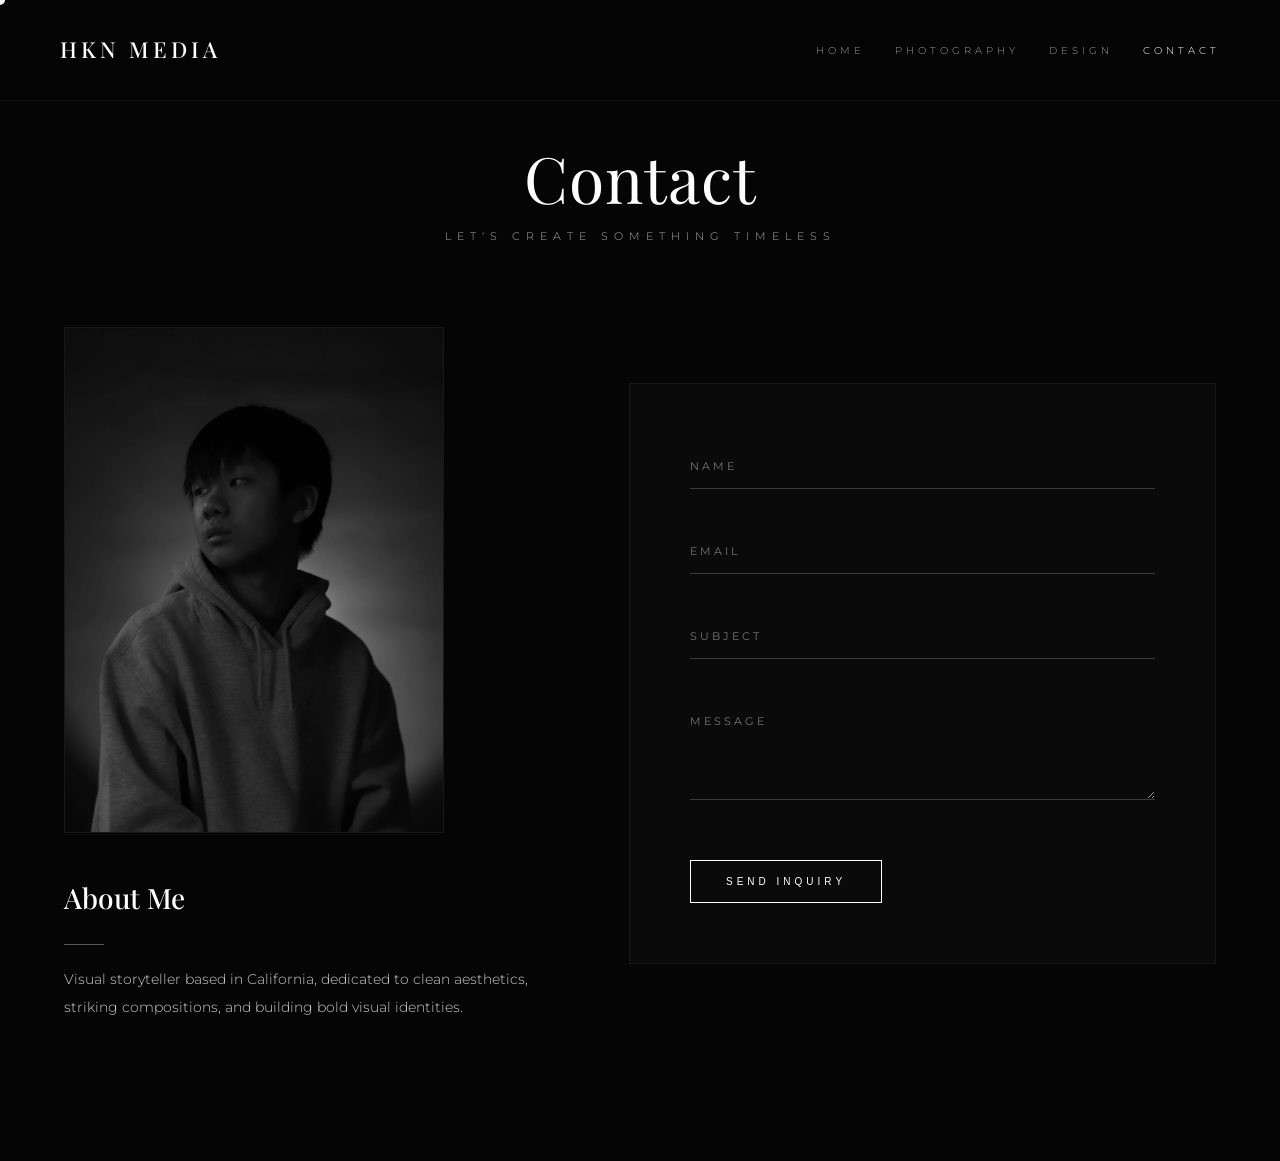
<file: contact.html>
<!DOCTYPE html>
<html lang="en">
<head>
    <meta charset="UTF-8">
    <meta name="viewport" content="width=device-width, initial-scale=1.0">
    <title>Contact | HKN Media</title>
    <link rel="stylesheet" href="styles.css">
</head>
<body>
    <nav class="animate nav-animate">
        <a href="index.html" class="logo">HKN Media</a>
        <ul class="nav-links">
            <li><a href="index.html">Home</a></li>
            <li><a href="photography.html">Photography</a></li>
            <li><a href="design.html">Design</a></li>
            <li><a href="contact.html" style="opacity: 1;">Contact</a></li>
        </ul>
    </nav>

    <div class="page-container">
        <div class="content-wrapper animate title-animate" style="text-align: center; margin-bottom: 80px;">
            <h1 class="page-title">Contact</h1>
            <p class="subtitle">Let's create something timeless</p>
        </div>

        <div class="contact-flex animate grid-animate">
            <div class="about-col">
                <img src="../me1.jpg" alt="me1" title="me1" class="portrait-img"/>                
                <h2 style="font-family: 'Playfair Display', serif; font-size: 28px;">About Me</h2>
                <div class="title-accent" style="margin: 20px 0; margin-left: 0; width: 40px;"></div>
                <p style="color: #ccc; font-size: 14px; line-height: 2;">Visual storyteller based in California, dedicated to clean aesthetics, striking compositions, and building bold visual identities.</p>
            </div>

            <div class="form-col">
                <form id="contact-form">
                    <input type="text" placeholder="NAME" required>
                    <input type="email" placeholder="EMAIL" required>
                    <input type="text" placeholder="SUBJECT">
                    <textarea placeholder="MESSAGE" rows="5" required></textarea>
                    <button type="submit" class="btn">Send inquiry</button>
                </form>
            </div>
        </div>
    </div>
    <script src="script.js"></script>
</body>
</html>
</file>
<file: styles.css>
@import url('https://fonts.googleapis.com/css2?family=Montserrat:wght@200;300;400;500;600&family=Playfair+Display:ital,wght@0,400;0,500;0,600;0,700;1,400&display=swap');

* { margin: 0; padding: 0; box-sizing: border-box; cursor: none; }
body { background-color: #050505; color: #ffffff; font-family: 'Montserrat', sans-serif; font-weight: 300; line-height: 1.8; overflow-x: hidden; }

/* --- EDITORIAL TYPOGRAPHY --- */
h1, h2, h3, .section-title, .logo { font-family: 'Playfair Display', serif; font-weight: 500; color: #ffffff; }
.page-title { font-size: clamp(40px, 6vw, 64px); margin-bottom: 10px; line-height: 1.2; letter-spacing: 1px; font-weight: 400; }
.section-title { text-transform: uppercase; letter-spacing: 6px; font-size: 30px; font-weight: 400; text-align: center; }
.subtitle { font-family: 'Montserrat', sans-serif; font-weight: 300; letter-spacing: 6px; text-transform: uppercase; font-size: 11px; color: #aaaaaa; text-align: center; }
.hero-subtitle { color: #ffffff !important; opacity: 0.9; margin-bottom: 40px; }
.title-accent { width: 50px; height: 1px; background: #aaaaaa; margin: 0 auto; opacity: 0.5; }

/* --- PREMIUM PRELOADER --- */
#preloader { position: fixed; inset: 0; background: #050505; z-index: 99999; display: flex; align-items: center; justify-content: center; transition: opacity 0.8s ease, visibility 0.8s ease; }
.preloader-logo { font-family: 'Playfair Display', serif; font-size: 24px; letter-spacing: 8px; text-transform: uppercase; animation: pulse 1.5s infinite; color: #fff; }
@keyframes pulse { 0% { opacity: 0.3; } 50% { opacity: 1; } 100% { opacity: 0.3; } }

/* --- CUSTOM CURSOR --- */
.custom-cursor { position: fixed; top: 0; left: 0; width: 10px; height: 10px; background: #ffffff; border-radius: 50%; pointer-events: none; z-index: 100000; transform: translate(-50%, -50%); transition: width 0.3s ease, height 0.3s ease, background-color 0.3s ease, border 0.3s ease; mix-blend-mode: difference; }
.custom-cursor.hover-active { width: 50px; height: 50px; background: transparent; border: 1px solid rgba(255,255,255,0.6); mix-blend-mode: normal; }
@media (max-width: 768px) { * { cursor: auto !important; } .custom-cursor { display: none !important; } } 

/* --- NAVIGATION --- */
nav { position: fixed; top: 0; width: 100%; z-index: 1000; display: flex; justify-content: space-between; align-items: center; padding: 30px 60px; background: rgba(5, 5, 5, 0.85); backdrop-filter: blur(10px); border-bottom: 1px solid rgba(255,255,255,0.05); }
.logo { font-size: 22px; letter-spacing: 4px; text-transform: uppercase; text-decoration: none; color: #fff; }
.nav-links { display: flex; list-style: none; gap: 30px; }
.nav-links a { color: #ffffff; text-decoration: none; font-size: 10px; letter-spacing: 4px; text-transform: uppercase; opacity: 0.6; transition: 0.5s; position: relative; }
.nav-links a:hover { opacity: 1; }
.nav-links a::after { content: ''; position: absolute; width: 0; height: 1px; bottom: -5px; left: 0; background-color: #fff; transition: width 0.3s ease; }
.nav-links a:hover::after { width: 100%; }

/* --- ANIMATIONS & TRANSITIONS --- */
.animate { opacity: 0; animation: fadeInUp 0.8s forwards; animation-delay: 0.2s; }
@keyframes fadeInUp { from { opacity: 0; transform: translateY(20px); } to { opacity: 1; transform: translateY(0); } }
.page-exit { transition: opacity 0.4s ease; opacity: 0 !important; }

/* --- HOME PAGE HERO SLIDER --- */
.hero-slider { position: relative; height: 100vh; width: 100%; background: #000; overflow: hidden; }
.slide { position: absolute; inset: 0; background-size: cover; background-position: center; opacity: 0; transition: opacity 1.5s ease, transform 6s ease; transform: scale(1.05); display: flex; align-items: center; justify-content: center; }
.slide.active { opacity: 1; z-index: 2; transform: scale(1); }
.slide::after { content: ''; position: absolute; inset: 0; background: rgba(0, 0, 0, 0.5); }
.hero-slider .content-wrapper { z-index: 3; text-align: center; position: relative; }
.slider-arrow { position: absolute; top: 50%; transform: translateY(-50%); background: none; border: 1px solid rgba(255,255,255,0.2); color: white; width: 50px; height: 50px; border-radius: 50%; z-index: 100; transition: 0.3s; display: flex; align-items: center; justify-content: center; outline: none; }
.slider-arrow:hover { background: #fff; color: #000; border-color: #fff; }
.prev { left: 40px; } .next { right: 40px; }

/* --- HOME PAGE PORTALS & GRID --- */
.page-container { padding: 140px 0; width: 100%; display: flex; flex-direction: column; align-items: center; }
.explore-flex { display: flex; flex-wrap: wrap; width: 90%; max-width: 1400px; margin: 0 auto 120px; gap: 40px; }
.explore-card { flex: 1; min-width: 300px; position: relative; aspect-ratio: 16/9; overflow: hidden; text-decoration: none; display: block; border: 1px solid rgba(255,255,255,0.1); }
.explore-card img { width: 100%; height: 100%; object-fit: cover; transition: transform 1s ease, filter 0.5s ease; filter: brightness(0.5) grayscale(30%); }
.explore-card:hover img { transform: scale(1.05); filter: brightness(0.8) grayscale(0%); }
.explore-content { position: absolute; inset: 0; display: flex; flex-direction: column; align-items: center; justify-content: center; z-index: 2; }
.explore-content h3 { font-size: clamp(24px, 3vw, 36px); letter-spacing: 4px; text-transform: uppercase; margin-bottom: 20px; }

.grid { display: grid; grid-template-columns: repeat(auto-fit, minmax(300px, 1fr)); gap: 20px; width: 90%; max-width: 1400px; margin: 0 auto; padding-bottom: 100px; }
.grid-item { position: relative; overflow: hidden; aspect-ratio: 4/5; }
.grid-item img { width: 100%; height: 100%; object-fit: cover; transition: transform 0.8s ease; }
.grid-item:hover img { transform: scale(1.08); }
.grid-overlay { position: absolute; inset: 0; background: rgba(0,0,0,0.6); display: flex; align-items: center; justify-content: center; opacity: 0; transition: opacity 0.4s ease; }
.grid-item:hover .grid-overlay { opacity: 1; }
.grid-overlay span { font-size: 11px; letter-spacing: 4px; text-transform: uppercase; color: #fff; transform: translateY(20px); transition: transform 0.4s ease; }
.grid-item:hover .grid-overlay span { transform: translateY(0); }

/* =======================================================
   ULTRA-PREMIUM AGENCY GRID (Design & Photography)
======================================================= */
.agency-section { width: 90%; max-width: 1400px; margin: 0 auto 120px; }
.agency-heading { font-family: 'Montserrat', sans-serif; font-size: 12px; font-weight: 400; text-transform: uppercase; letter-spacing: 6px; border-bottom: 1px solid rgba(255,255,255,0.15); padding-bottom: 20px; margin-bottom: 50px; color: #ccc; }

/* Grid Structures */
.grid-3-col { display: grid; grid-template-columns: repeat(3, 1fr); gap: 40px; }
.grid-2-asym { display: grid; grid-template-columns: 1.8fr 1fr; gap: 40px; }
.grid-bento { display: grid; grid-template-columns: 1fr 1fr; gap: 40px; }

/* Image Wrappers & Physics */
.img-wrapper { overflow: hidden; position: relative; background: #0a0a0a; border: 1px solid rgba(255,255,255,0.05); }

/* EXACT FIT LOGIC (This is what makes them line up perfectly) */
.img-wrapper img { width: 100%; height: 100%; object-fit: cover; transition: transform 1.2s cubic-bezier(0.16, 1, 0.3, 1); filter: brightness(0.9); display: block; }
.img-wrapper:hover img { transform: scale(1.05); filter: brightness(1); }

/* Specific Aspect Ratios */
.img-wrapper.square { aspect-ratio: 1; }
.img-wrapper.portrait { aspect-ratio: 4/5; }
.img-wrapper.wide { aspect-ratio: 16/9; }
.img-wrapper.feat { grid-column: span 2; aspect-ratio: 21/9; } /* Cinematic ultra-wide */

/* Logos (Contain instead of Cover) */
.img-wrapper.contain img { object-fit: contain; padding: 40px; }

/* Mobile Grid Responsiveness */
@media (max-width: 900px) {
    .grid-3-col, .grid-2-asym, .grid-bento { grid-template-columns: 1fr; gap: 30px; }
    .img-wrapper.feat { grid-column: span 1; aspect-ratio: 16/9; }
    .img-wrapper.wide, .img-wrapper.portrait { aspect-ratio: auto; min-height: 400px; }
}

/* --- REFINED CONTACT SECTION --- */
.contact-flex { display: flex; flex-wrap: wrap; gap: 100px; width: 90%; max-width: 1200px; margin: 0 auto; align-items: center; }
.about-col { flex: 1; min-width: 300px; display: flex; flex-direction: column; align-items: flex-start; }
.portrait-img { width: 100%; max-width: 380px; aspect-ratio: 3/4; object-fit: cover; filter: grayscale(100%); border: 1px solid rgba(255,255,255,0.08); margin-bottom: 40px; transition: filter 0.8s ease; display: block; }
.portrait-img:hover { filter: grayscale(0%); }

.form-col { flex: 1; min-width: 300px; background: #0a0a0a; padding: 60px; border: 1px solid rgba(255,255,255,0.05); }
input, textarea { width: 100%; background: transparent; border: none; border-bottom: 1px solid rgba(255,255,255,0.2); color: white; padding: 15px 0; margin-bottom: 40px; outline: none; transition: border-color 0.4s ease; font-family: 'Montserrat', sans-serif; font-size: 11px; letter-spacing: 3px; text-transform: uppercase; }
input:focus, textarea:focus { border-bottom-color: #ffffff; padding-left: 10px; }
.btn { border: 1px solid #fff; padding: 15px 35px; background: transparent; color: #fff; text-decoration: none; display: inline-block; font-size: 10px; letter-spacing: 4px; text-transform: uppercase; transition: 0.4s; cursor: none; margin-top: 10px;}
.btn:hover { background: #fff; color: #000; }

@media (max-width: 768px) {
    .form-col { padding: 40px 20px; }
    .contact-flex { gap: 60px; }
}
</file>
